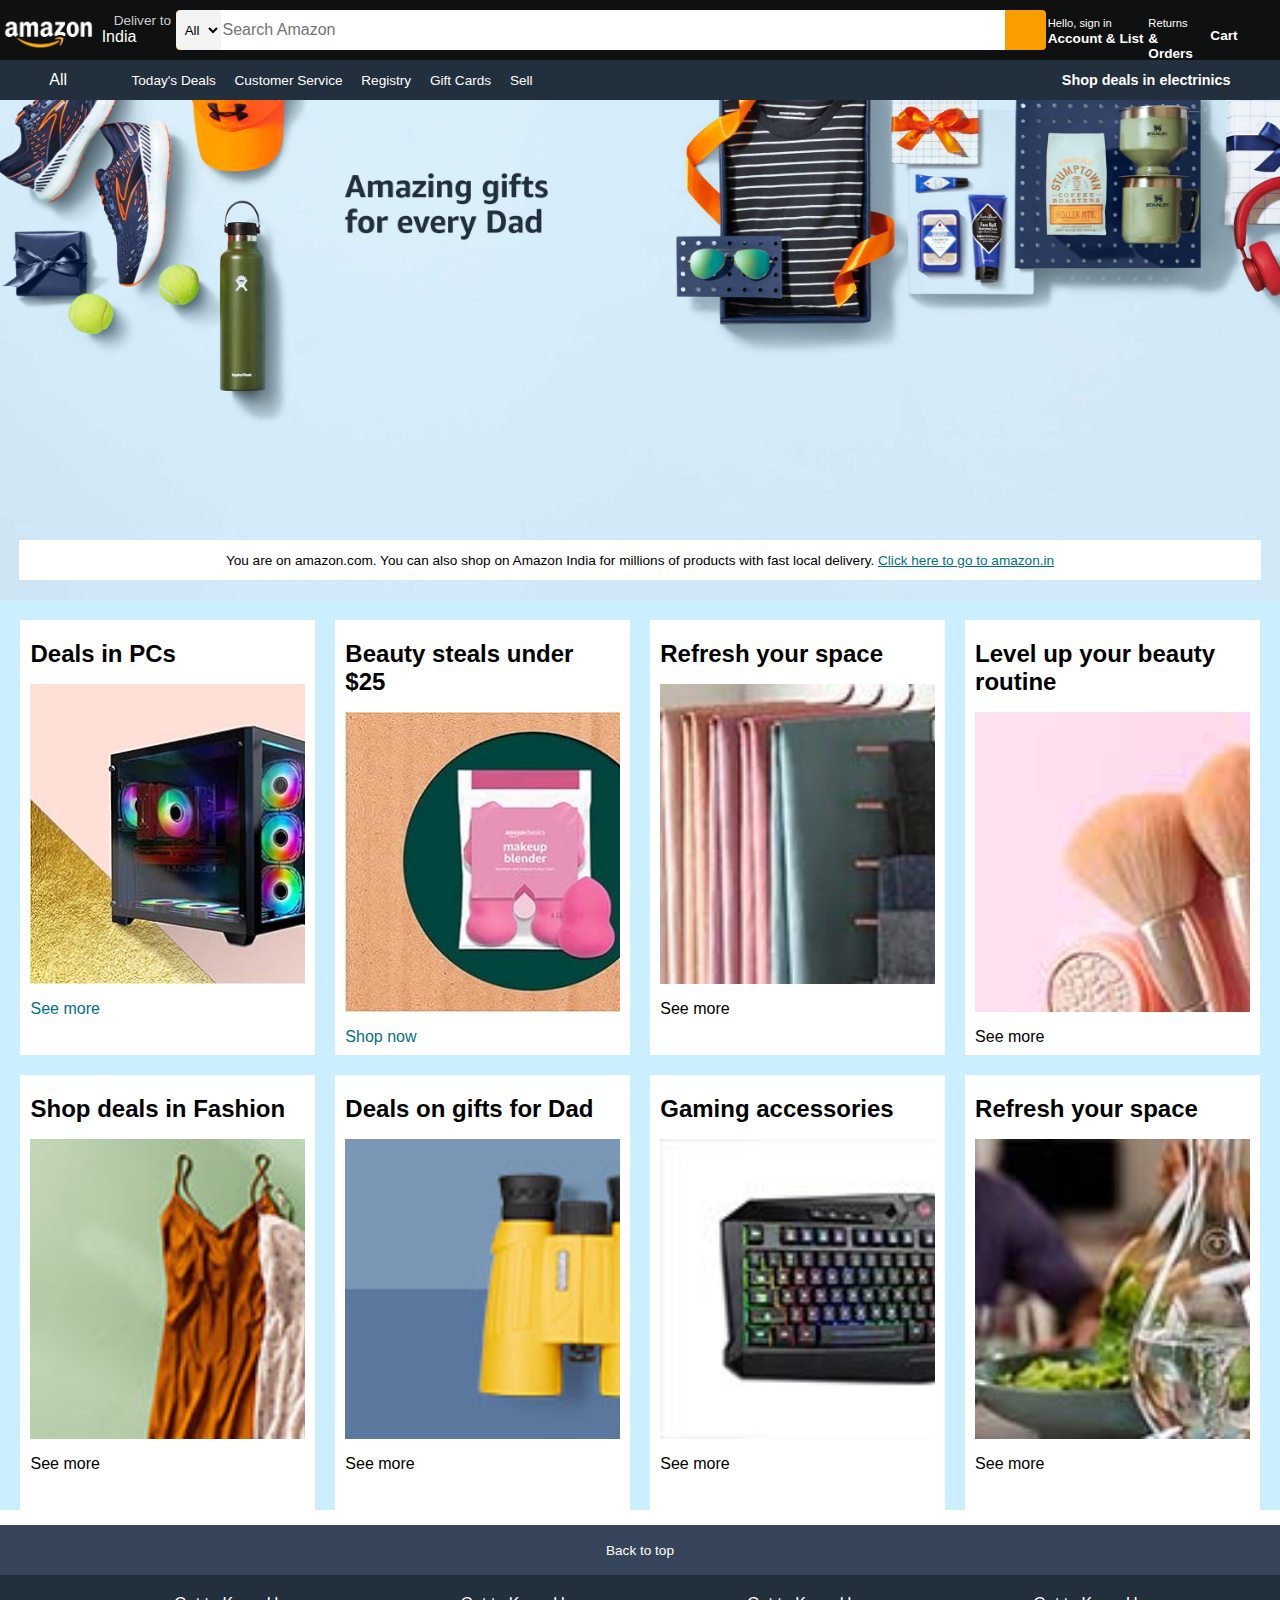
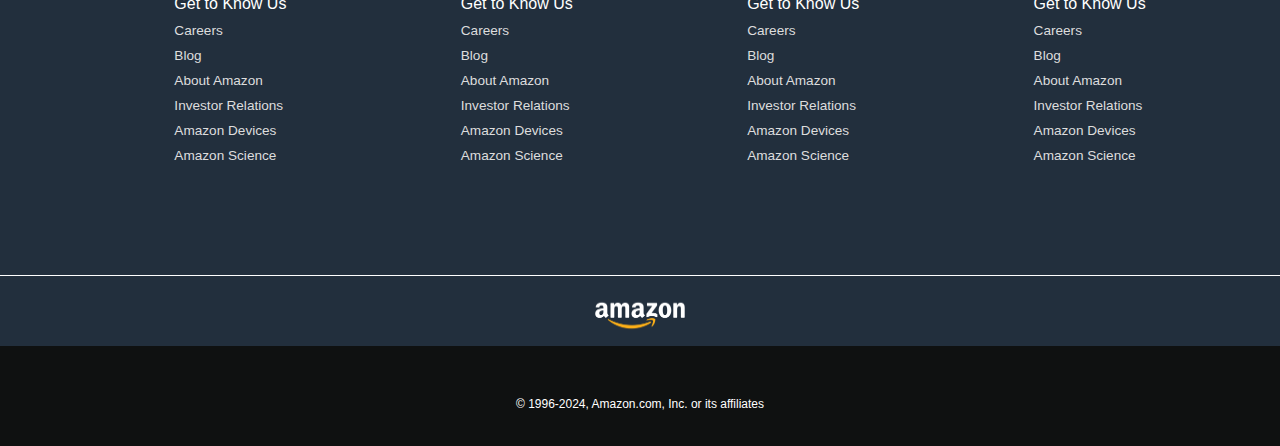
<file: AmazonClone/index.html>
<!DOCTYPE html>
<html lang="en">

<head>
    <meta charset="UTF-8">
    <meta name="viewport" content="width=device-width, initial-scale=1.0">
    <title>Amazon.in</title>
    <link rel="icon" href="images/pngegg.png">
    <link rel="stylesheet" href="https://cdnjs.cloudflare.com/ajax/libs/font-awesome/6.5.2/css/all.min.css"
        integrity="sha512-SnH5WK+bZxgPHs44uWIX+LLJAJ9/2PkPKZ5QiAj6Ta86w+fsb2TkcmfRyVX3pBnMFcV7oQPJkl9QevSCWr3W6A=="
        crossorigin="anonymous" referrerpolicy="no-referrer" />
    <link rel="stylesheet" href="style.css">
</head>

<body>
    <header>
        <div class="navbar">
            <div class="navlogo">
                <img src="images/amazon logo.png" alt="amazon logo" class="logo">
            </div>
            <!-- box2 -->
            <div class="navaddress logo">
                <p class="addfirst">Deliver to</p>
                <div class="addicon">
                    <i class="fa-solid fa-location-dot"></i>
                    <p class="addsec">India</p>
                </div>
            </div>
            <!-- box2 end -->

            <!-- box3 -->

            <div class="navsearch">
                <select class="searchselect">
                    <option>All</option>
                </select>
                <input placeholder="Search Amazon" class="searchinput">
                <div class="searchicon">
                    <i class="fa-solid fa-magnifying-glass"></i>
                </div>
            </div>

            <!-- box3 end -->

            <!-- box4 -->

            <div class="navsingin logo">
                <p><span>Hello, sign in</span></p>
                <p class="navsecond">Account & List</p>
            </div>

            <!-- box4 end -->

            <!-- box5 -->

            <div class="navreturn logo">
                <p><span>Returns</span></p>
                <p class="navsecond">& Orders</p>
            </div>

            <!-- box5 end  -->

            <!-- box6 -->
            <div class="navcart logo">
                <i class="fa-solid fa-cart-shopping"></i>
                Cart
            </div>

            <!-- box6 end  -->

        </div>

        <div class="panel">
            <div class="panelall">
                <i class="fa-solid fa-bars"></i>
                All
            </div>
            <div class="panelops">
                <p>Today's Deals</p>
                <p>Customer Service</p>
                <p>Registry</p>
                <p>Gift Cards</p>
                <p>Sell</p>
            </div>
            <div class="paneldeals">
                Shop deals in electrinics
            </div>
        </div>
    </header>

    <div class="herosection">
        <div class="heromsg">
            <p>You are on amazon.com. You can also shop on Amazon India for millions of products with fast local
                delivery.
                <a href="https://www.amazon.in">Click here to go to amazon.in</a>
            </p>
        </div>
    </div>
    <div class="shopsection">
        <div class="box1 box">
            <div class="boxcontant">
                <h2>Deals in PCs</h2>
                <div class="boximg" style="background-image: url('images/box1.jpg');"></div>
                <a
                    href="https://www.amazon.com/s?k=pc+gaming&crid=W3MOAW26QV4D&sprefix=pc%2Caps%2C10440&ref=nb_sb_ss_ts-doa-p_1_2">See
                    more
                </a>
            </div>
        </div>
        <div class="box2 box">
            <div class="boxcontant">
                <h2>Beauty steals under $25</h2>
                <div class="boximg" style="background-image: url('images/box2.jpg');"></div>
                <a href="https://shorturl.at/KZqtH">Shop now</a>
            </div>
        </div>
        <div class="box3 box">
            <div class="boxcontant">
                <h2>Refresh your space</h2>
                <div class="boximg" style="background-image: url('images/box3.jpg');"></div>
                <p>See more</p>
            </div>
        </div>
        <div class="box4 box">
            <div class="boxcontant">
                <h2>Level up your beauty routine</h2>
                <div class="boximg" style="background-image: url('images/box8.jpg');"></div>
                <p>See more</p>
            </div>
        </div>
        <div class="box1 box">
            <div class="boxcontant">
                <h2>Shop deals in Fashion</h2>
                <div class="boximg" style="background-image: url('images/box4.jpg');"></div>
                <p>See more</p>
            </div>
        </div>
        <div class="box2 box">
            <div class="boxcontant">
                <h2>Deals on gifts for Dad</h2>
                <div class="boximg" style="background-image: url('images/box5.jpg');"></div>
                <p>See more</p>
            </div>
        </div>
        <div class="box3 box">
            <div class="boxcontant">
                <h2>Gaming accessories</h2>
                <div class="boximg" style="background-image: url('images/box6.jpg');"></div>
                <p>See more</p>
            </div>
        </div>
        <div class="box4 box">
            <div class="boxcontant">
                <h2>Refresh your space</h2>
                <div class="boximg" style="background-image: url('images/box7.jpg');"></div>
                <p>See more</p>
            </div>
        </div>
    </div>
    <footer>
        <div class="footpanel1">
            <a href="#">Back to top</a>
        </div>
        <div class="footpanel2">
            <ul>
                <p>Get to Know Us</p>
                <a href="">Careers</a>
                <a href="">Blog</a>
                <a href="">About Amazon</a>
                <a href="">Investor Relations</a>
                <a href="">Amazon Devices</a>
                <a href="">Amazon Science</a>
            </ul>
            <ul>
                <p>Get to Know Us</p>
                <a href="">Careers</a>
                <a href="">Blog</a>
                <a href="">About Amazon</a>
                <a href="">Investor Relations</a>
                <a href="">Amazon Devices</a>
                <a href="">Amazon Science</a>
            </ul>
            <ul>
                <p>Get to Know Us</p>
                <a href="">Careers</a>
                <a href="">Blog</a>
                <a href="">About Amazon</a>
                <a href="">Investor Relations</a>
                <a href="">Amazon Devices</a>
                <a href="">Amazon Science</a>
            </ul>
            <ul>
                <p>Get to Know Us</p>
                <a href="">Careers</a>
                <a href="">Blog</a>
                <a href="">About Amazon</a>
                <a href="">Investor Relations</a>
                <a href="">Amazon Devices</a>
                <a href="">Amazon Science</a>
            </ul>
        </div>

        <div class="footpanel3">
            <div class="navlogo">
                <img src="images/amazon logo.png" alt="amazon logo" class="logo">
            </div>
        </div>
        <div class="footpanel4">
            <div class="copyright">© 1996-2024, Amazon.com, Inc. or its affiliates</div>
        </div>
    </footer>

</body>

</html>
</file>
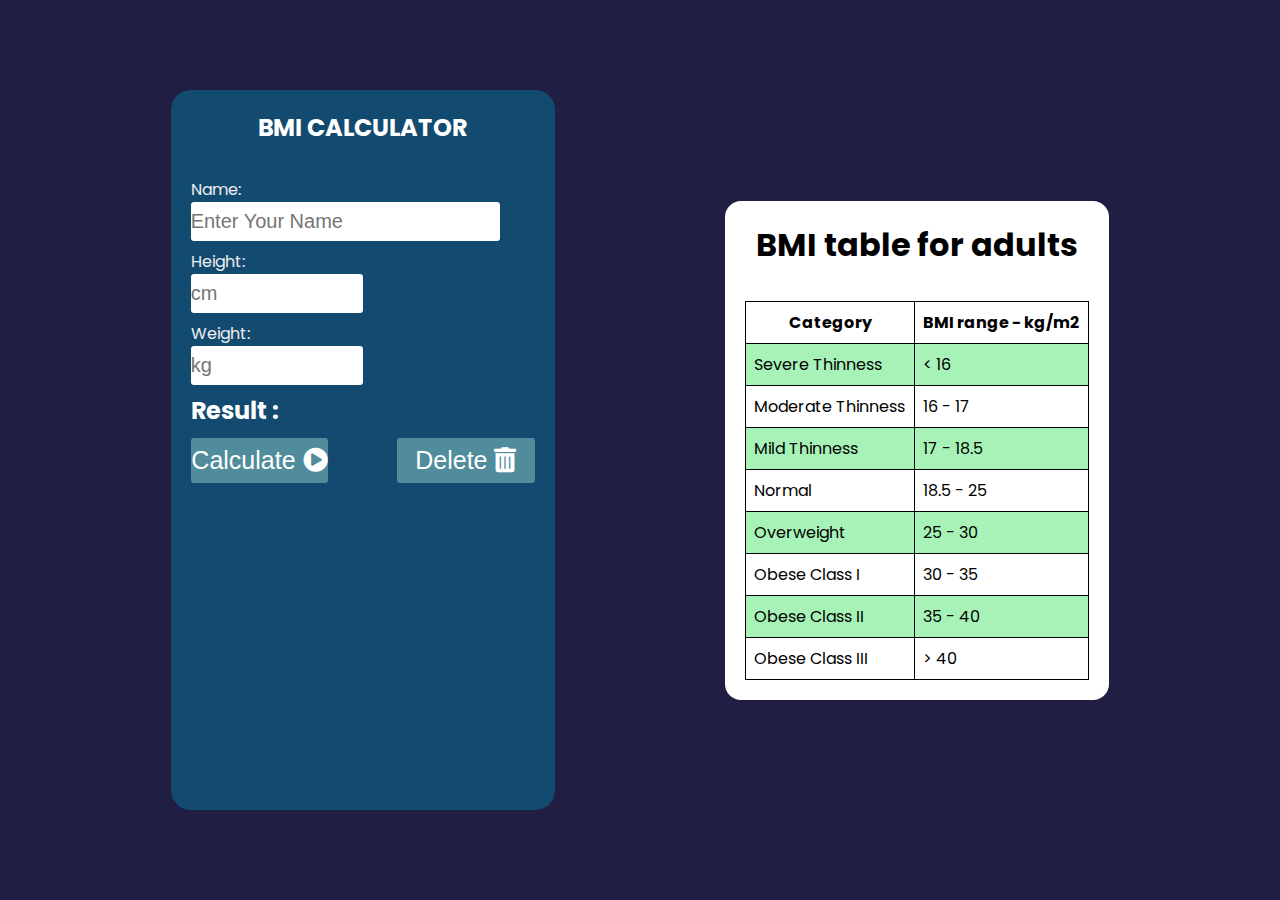
<file: BMI-Calculator/index.html>
<!DOCTYPE html>
<html lang="en">
<head>
  <meta charset="UTF-8">
  <meta http-equiv="X-UA-Compatible" content="IE=edge">
  <meta name="viewport" content="width=device-width, initial-scale=1.0">
  <link rel="stylesheet" href="bmi.css">
  <title>BMI Calculator</title>
	<link href="https://fonts.googleapis.com/css2?family=Poppins:ital@0;1&display=swap" rel="stylesheet">
	<link rel="stylesheet" type="text/css" href="https://cdnjs.cloudflare.com/ajax/libs/font-awesome/5.15.3/css/all.min.css">
</head>
<body>
  <main>
    <section class="box">
      <h2 class="h2">BMI CALCULATOR</h2>
      <div class="input">
        <form>
          <span class="color">Name: </span>
          <input class="inputname"type="text" placeholder="Enter Your Name" id="name">
          <span class="color">Height: </span>
          <input type="number" placeholder="cm" id="height">
          <span class="color">Weight: </span>
          <input type="number" placeholder="kg" id="weight">
          <div id="result">
            <h2>Result :</h2>
          </div>
          <div class="button">
            <button type="text"  onclick="bmi()" id="result">Calculate <i class="fas fa-play-circle"></i></button>
            <button type="text" onclick="remove()" id="remove">Delete <i class="fas fa-trash-alt"></i></button>
          </div>
        </form>
      </div>
    </section>
    <section class="notes">
      <h1>BMI table for adults</h1>
      <table style="width:100%">
        <tr>
          <th>Category</th>
          <th>BMI range - kg/m2</th> 
        </tr>
        <tr>
          <td>Severe Thinness</td>
          <td> < 16</td>
        </tr>
        <tr>
          <td>Moderate Thinness</td>
          <td>16 - 17</td>
        </tr>
        <tr>
          <td>Mild Thinness</td>
          <td>17 - 18.5</td>
        </tr>
        <tr>
          <td>Normal</td>
          <td>18.5 - 25</td>
        </tr>
        <tr>
          <td>Overweight</td>
          <td>25 - 30</td>
        </tr>
        <tr>
          <td>Obese Class I</td>
          <td>30 - 35</td>
        </tr>
        <tr>
          <td>Obese Class II</td>
          <td>35 - 40</td>
        </tr>
        <tr>
          <td>Obese Class III</td>
          <td>> 40</td>
        </tr> 
      </table>
    </section>
  </main>
  <script src="bmi.js"></script>
	<script src="https://cdn.jsdelivr.net/npm/bootstrap@5.0.2/dist/js/bootstrap.bundle.min.js" integrity="sha384-MrcW6ZMFYlzcLA8Nl+NtUVF0sA7MsXsP1UyJoMp4YLEuNSfAP+JcXn/tWtIaxVXM" crossorigin="anonymous"></script>
	<script src="https://cdn.jsdelivr.net/npm/@popperjs/core@2.9.2/dist/umd/popper.min.js" integrity="sha384-IQsoLXl5PILFhosVNubq5LC7Qb9DXgDA9i+tQ8Zj3iwWAwPtgFTxbJ8NT4GN1R8p" crossorigin="anonymous"></script>
	<script src="https://cdn.jsdel	ivr.net/npm/bootstrap@5.0.2/dist/js/bootstrap.min.js" integrity="sha384-cVKIPhGWiC2Al4u+LWgxfKTRIcfu0JTxR+EQDz/bgldoEyl4H0zUF0QKbrJ0EcQF" crossorigin="anonymous"></script>
</body>
</html>
</file>
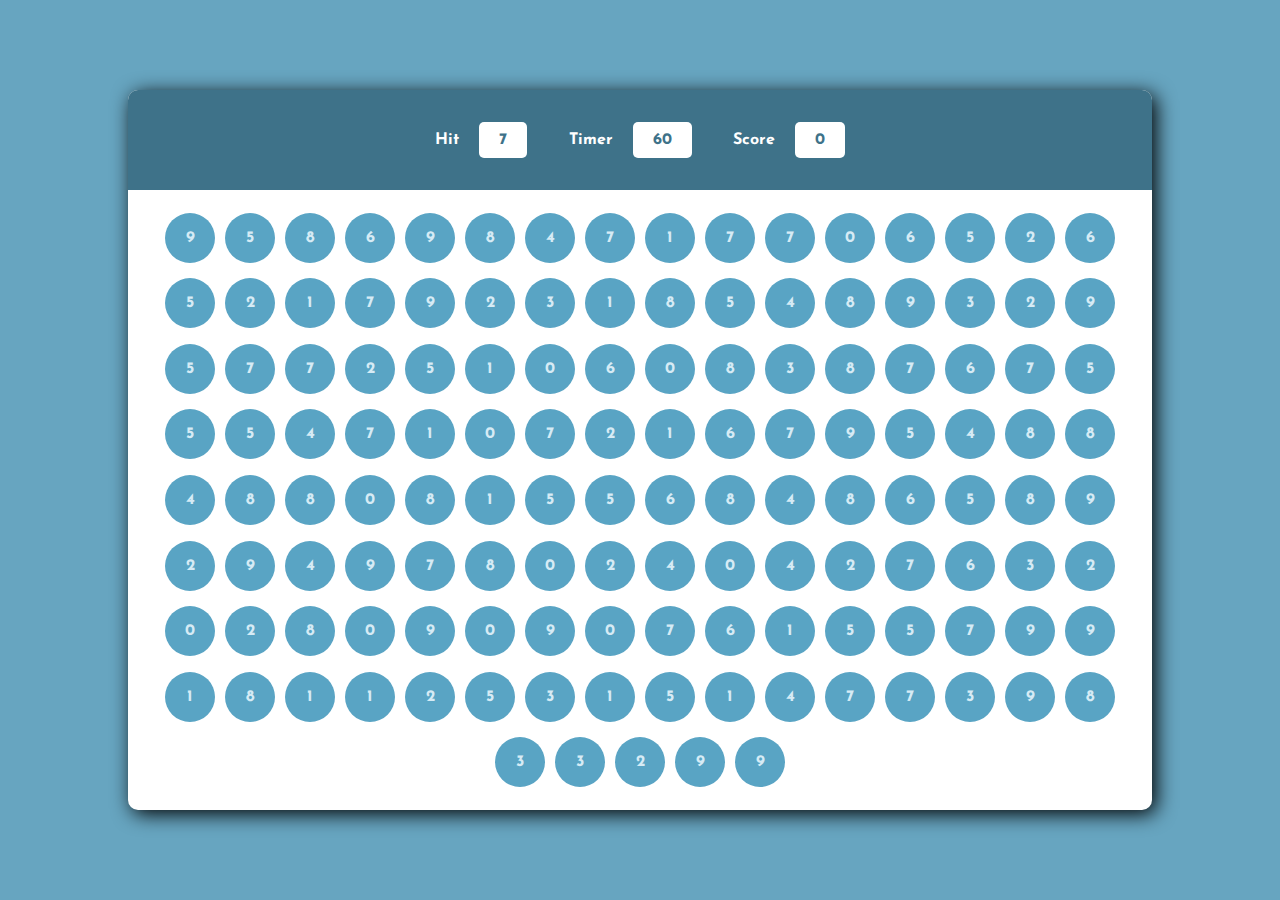
<file: bubble/index.html>
<!DOCTYPE html>
<html lang="en">
<head>
    <meta charset="UTF-8">
    <meta name="viewport" content="width=device-width, initial-scale=1.0">
    <title>babble</title>
    <link rel="preconnect" href="https://fonts.googleapis.com">
<link rel="preconnect" href="https://fonts.gstatic.com" crossorigin>
<link href="https://fonts.googleapis.com/css2?family=Josefin+Sans:ital,wght@0,100..700;1,100..700&family=Playwrite+AU+TAS:wght@100..400&display=swap" rel="stylesheet">
    <link rel="stylesheet" href="style.css">
</head>
<body>
    <div id="main">
        <div id="panel">
            <div id="ptop">
                <div class="elem">
                    <h4>Hit</h4>
                    <div id = "hitval" class="box">5</div>
                </div>
                <div class="elem">
                    <h4>Timer</h4>
                    <div id= "timerval" class="box">60</div>
                </div>
                <div class="elem">
                    <h4>Score</h4>
                    <div id="scoreval" class="box">0</div>
                </div>
            </div>
            <div id="pbtm">
            </div>
        </div>
    </div>
    <script src="script.js"></script>
</body>
</html>
</file>
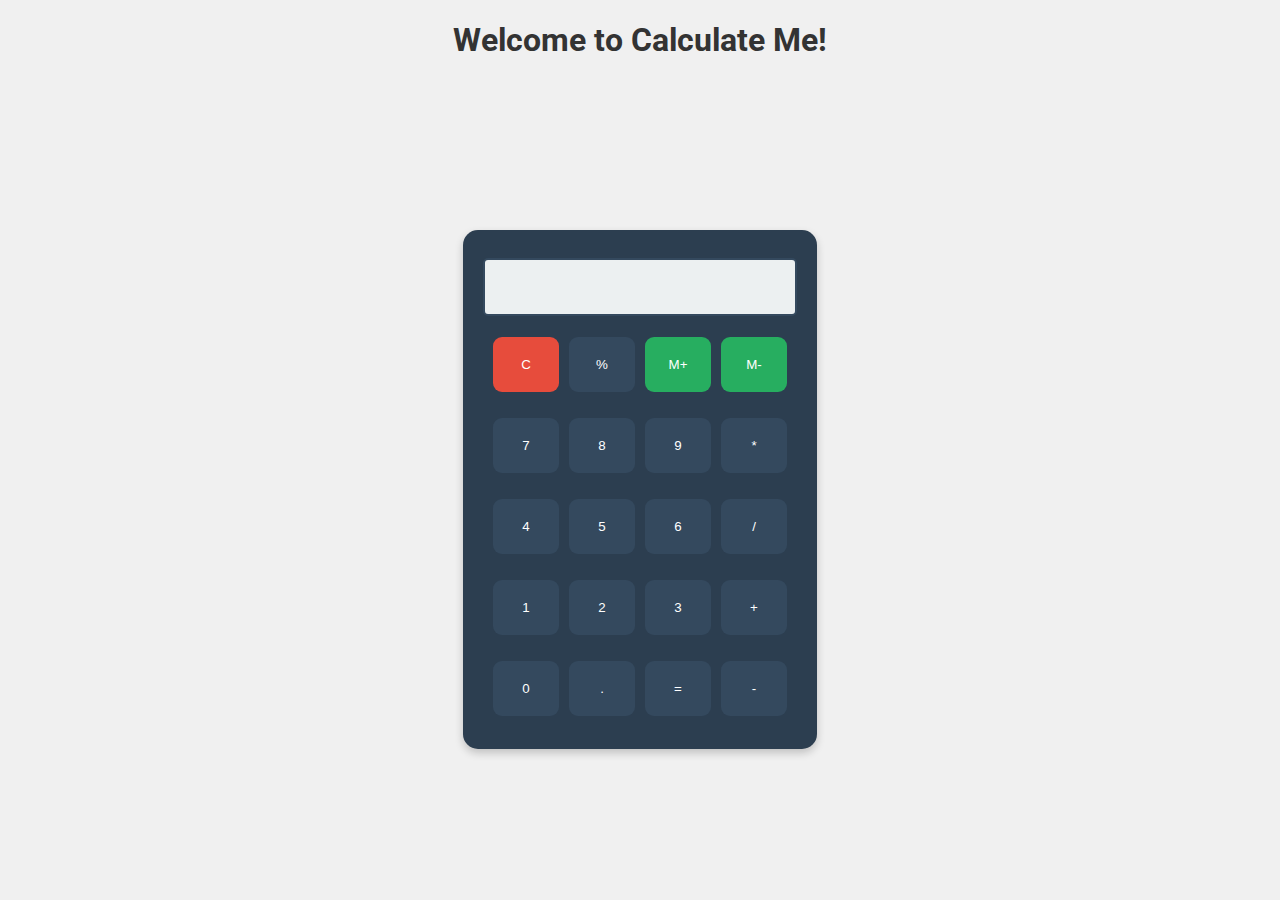
<file: calculator/index.html>
<!DOCTYPE html>
<html lang="en">
<head>
  <meta charset="UTF-8">
  <meta name="viewport" content="width=device-width, initial-scale=1.0">
  <title>Calculator</title>
  <link href="style.css" rel="stylesheet" type="text/css">
  <link href="utils.css" rel="stylesheet" type="text/css">
</head>
<body>
  <h1 class="text-center">Welcome to Calculate Me!</h1>
  <div class="container flex flex-col items-center mx-auto max-w-20">
    <div class="row">
      <input class="input" type="text" readonly/>
    </div>
    <div class="row">
      <button class="button button-clear">C</button>
      <button class="button">%</button>
      <button class="button button-memory">M+</button>
      <button class="button button-memory">M-</button>
    </div>
    <div class="row">
      <button class="button">7</button>
      <button class="button">8</button>
      <button class="button">9</button>
      <button class="button">*</button>
    </div>
    <div class="row">
      <button class="button">4</button>
      <button class="button">5</button>
      <button class="button">6</button>
      <button class="button">/</button>
    </div>
    <div class="row">
      <button class="button">1</button>
      <button class="button">2</button>
      <button class="button">3</button>
      <button class="button">+</button>
    </div>
    <div class="row">
      <button class="button">0</button>
      <button class="button">.</button>
      <button class="button">=</button>
      <button class="button">-</button>
    </div>
  </div>
  <script src="script.js"></script>
</body>
</html>
</file>
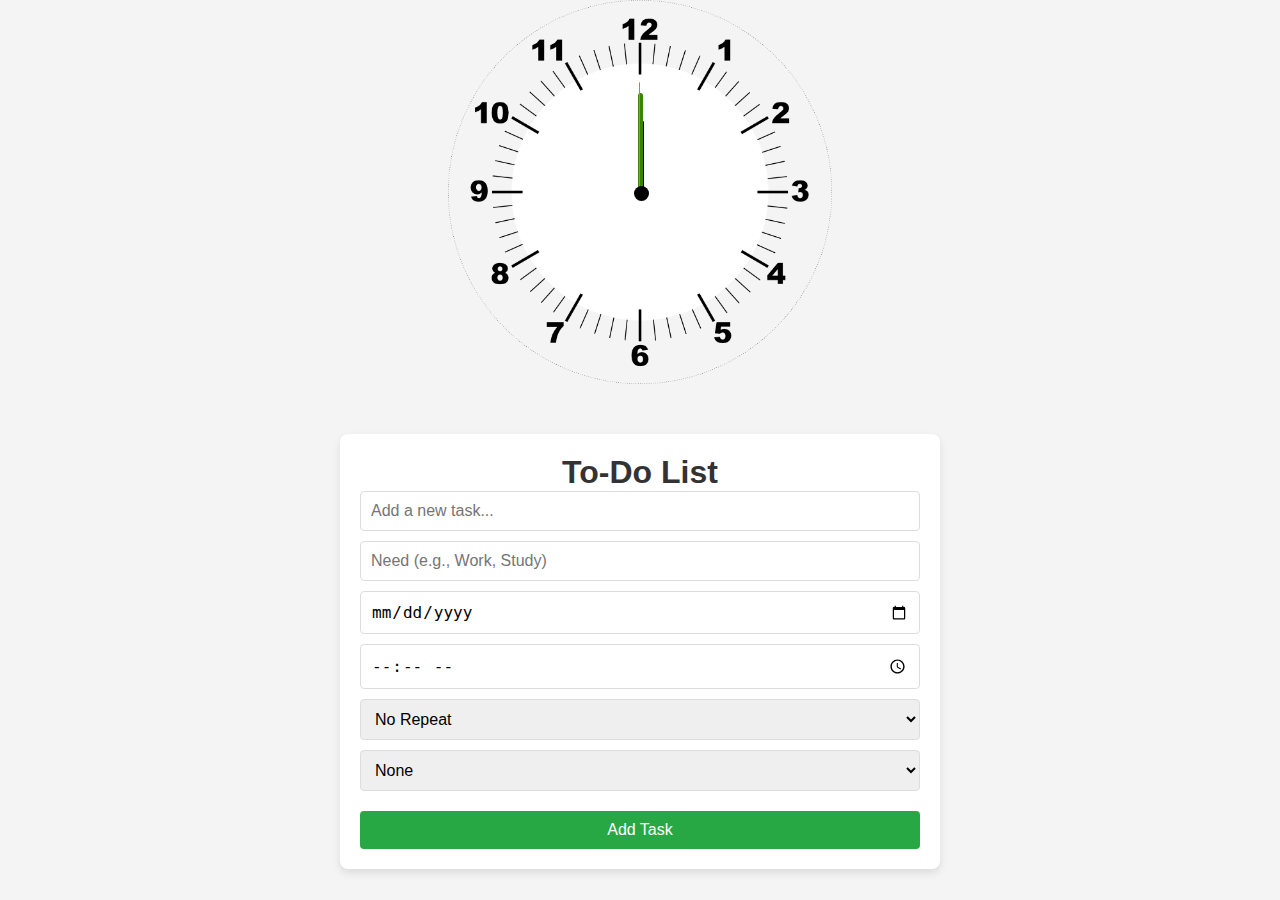
<file: clock/index.html>
<!DOCTYPE html>
<html lang="en">
<head>
    <meta charset="UTF-8">
    <meta name="viewport" content="width=device-width, initial-scale=1.0">
    <title>Clock/To-Do List</title>
    <link rel="stylesheet" href="style.css">
    <link rel="stylesheet" href="style1.css">
    <link rel="icon" href="clock.png">
</head>
<body>
    <div id="clockcontainer">
        <div id="hour"></div>
        <div id="minute"></div>
        <div id="second"></div>
        <div id="dot"></div>
    </div>

    <div class="container">
        <h1>To-Do List</h1>
        <div class="input-section">
            <input type="text" id="taskInput" placeholder="Add a new task...">
            <input type="text" id="needInput" placeholder="Need (e.g., Work, Study)">
            <input type="date" id="dueDateInput">
            <input type="time" id="startTimeInput">
            <select id="repeatSelect">
                <option value="">No Repeat</option>
                <option value="daily">Daily</option>
                <option value="weekly">Weekly</option>
                <option value="monthly">Monthly</option>
            </select>
            <select id="importanceSelect">
                <option value="white">None</option>
                <option value="red">High</option>
                <option value="yellow">Medium</option>
                <option value="blue">Low</option>
            </select>
            <button id="addButton">Add Task</button>
        </div>
        <ul id="taskList"></ul>
    </div>

    <!-- Edit Task Modal -->
    <div id="editModal" class="modal">
        <div class="modal-content">
            <span class="close">&times;</span>
            <h2>Edit Task</h2>
            <form id="editForm">
                <input type="text" id="editTaskInput" required>
                <input type="text" id="editNeedInput" required>
                <input type="date" id="editDueDateInput">
                <input type="time" id="editStartTimeInput">
                <select id="editRepeatSelect">
                    <option value="">No Repeat</option>
                    <option value="daily">Daily</option>
                    <option value="weekly">Weekly</option>
                    <option value="monthly">Monthly</option>
                </select>
                <select id="editImportanceSelect">
                    <option value="white">None</option>
                    <option value="red">High</option>
                    <option value="yellow">Medium</option>
                    <option value="blue">Low</option>
                </select>
                <input type="hidden" id="editTaskIndex">
                <button type="submit">Save Changes</button>
            </form>
        </div>
    </div>

<!-- Confirmation Modal -->
<div id="confirmModal" class="modal">
    <div class="modal-content">
        <span class="close-confirm">&times;</span>
        <h2>Confirm Delete</h2>
        <p>Are you sure you want to delete this task?</p>
        <button id="confirmDelete">Yes, Delete</button>
        <button id="cancelDelete">Cancel</button>
    </div>
</div>


    <script src="script1.js"></script>

    <script src="script.js"></script>
</body>
</html>
</file>
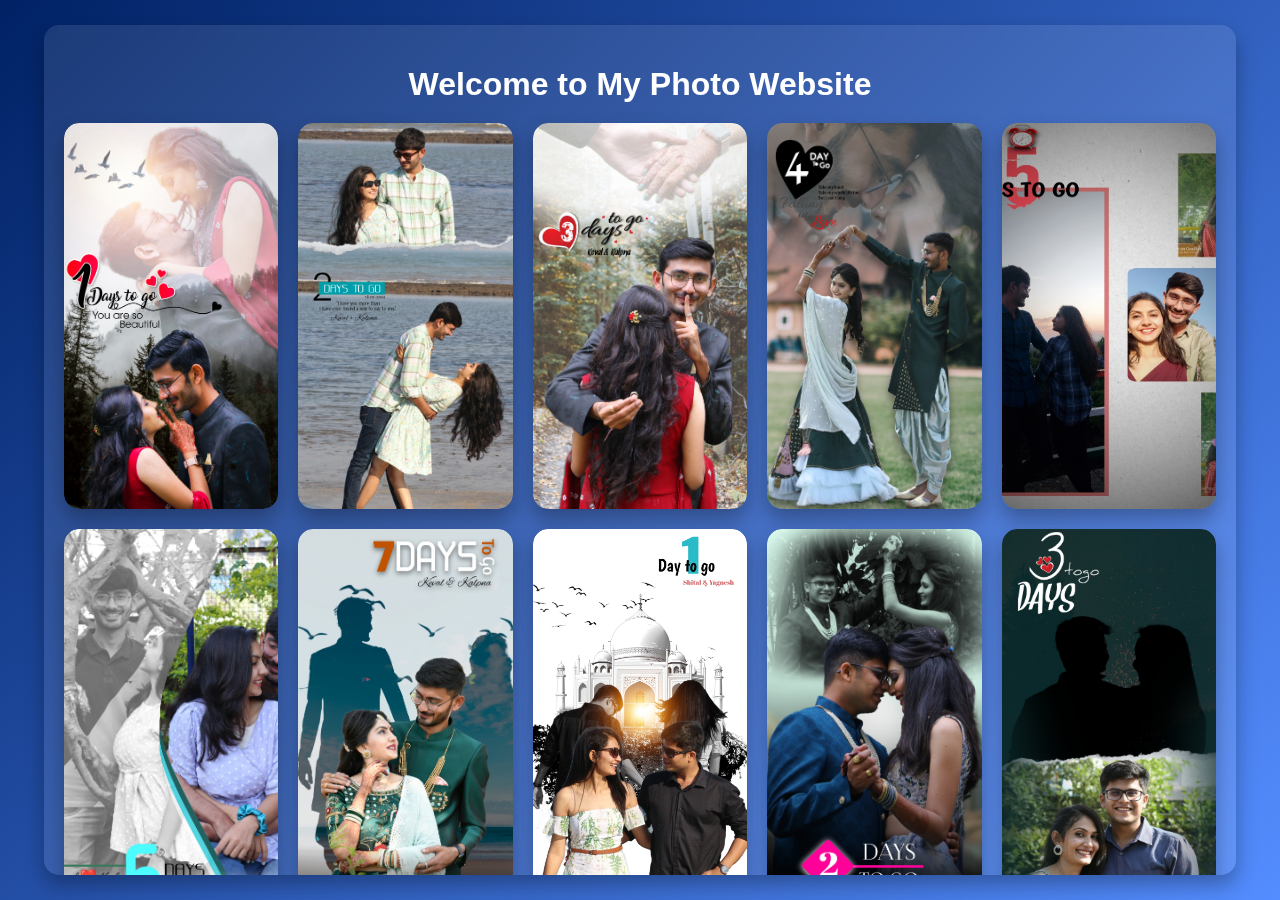
<file: photoedit/index.html>
<!DOCTYPE html>
<html lang="en">
<head>
    <meta charset="UTF-8">
    <meta name="viewport" content="width=device-width, initial-scale=1.0">
    <title>Photo Website</title>
    <link rel="stylesheet" href="styles.css">
</head>
<body>
    <div class="container">
        <h1>Welcome to My Photo Website</h1>
        <div class="photo-gallery">
            <div class="photo">
                <img src="images/kevalbhai pre-wedding photos/1.jpg" alt="Photo 1">
            </div>
            <div class="photo">
                <img src="images/kevalbhai pre-wedding photos/2.png" alt="Photo 2">
            </div>
            <div class="photo">
                <img src="images/kevalbhai pre-wedding photos/3.jpg" alt="Photo 3">
            </div>
            <div class="photo">
                <img src="images/kevalbhai pre-wedding photos/4.jpg" alt="Photo 3">
            </div>
            <div class="photo">
                <img src="images/kevalbhai pre-wedding photos/5.jpg" alt="Photo 3">
            </div>
            <div class="photo">
                <img src="images/kevalbhai pre-wedding photos/6.jpg" alt="Photo 3">
            </div>
            <div class="photo">
                <img src="images/kevalbhai pre-wedding photos/7.jpg" alt="Photo 3">
            </div>
            <div class="photo">
                <img src="images/shital pre wedding/1.jpg" alt="Photo 3">
            </div>
            <div class="photo">
                <img src="images/shital pre wedding/2.jpg" alt="Photo 3">
            </div>
            <div class="photo">
                <img src="images/shital pre wedding/3.jpg" alt="Photo 3">
            </div>
            <div class="photo">
                <img src="images/shital pre wedding/4.jpg" alt="Photo 3">
            </div>
            <div class="photo">
                <img src="images/shital pre wedding/5.jpg" alt="Photo 3">
            </div>
            <div class="photo">
                <img src="images/shital pre wedding/6.jpg" alt="Photo 3">
            </div>
            <div class="photo">
                <img src="images/shital pre wedding/7.jpg" alt="Photo 3">
            </div>
            <div class="photo">
                <img src="images/shital pre wedding/8.png" alt="Photo 3">
            </div>
            <!-- Add more photos as needed -->
        </div>
    </div>
</body>
</html>
</file>
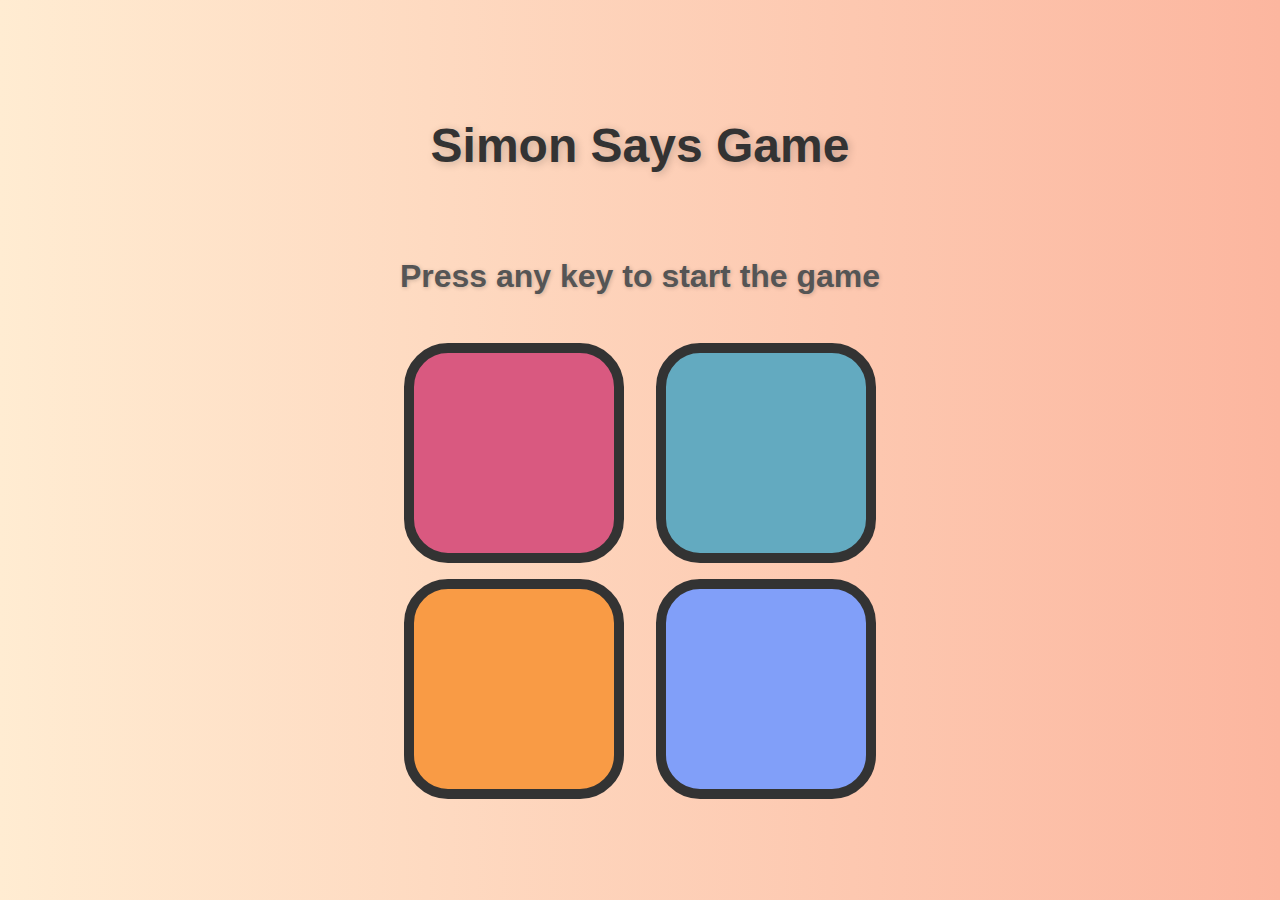
<file: simon/index.html>
<!DOCTYPE html>
<html lang="en">

<head>
    <meta charset="UTF-8">
    <meta name="viewport" content="width=device-width, initial-scale=1.0">
    <title>SIMON</title>
    <link rel="stylesheet" href="style.css">
    <link rel="icon" href="simon_icon-1.png">
</head>

<body>
    <h1>Simon Says Game</h1>
    <h4></h4>
    <h2>Press any key to start the game</h2>

    <div class="btn-container">
        <div class="line-one">
            <div class="btn red" type="button" id="red"></div>
            <div class="btn yellow" type="button" id="yellow"></div>
        </div>
        <div class="line-two">
            <div class="btn green" type="button" id="green"></div>
            <div class="btn purple" type="button" id="purple"></div>
        </div>

    </div>




    <script src="script.js"></script>
</body>

</html>
</file>
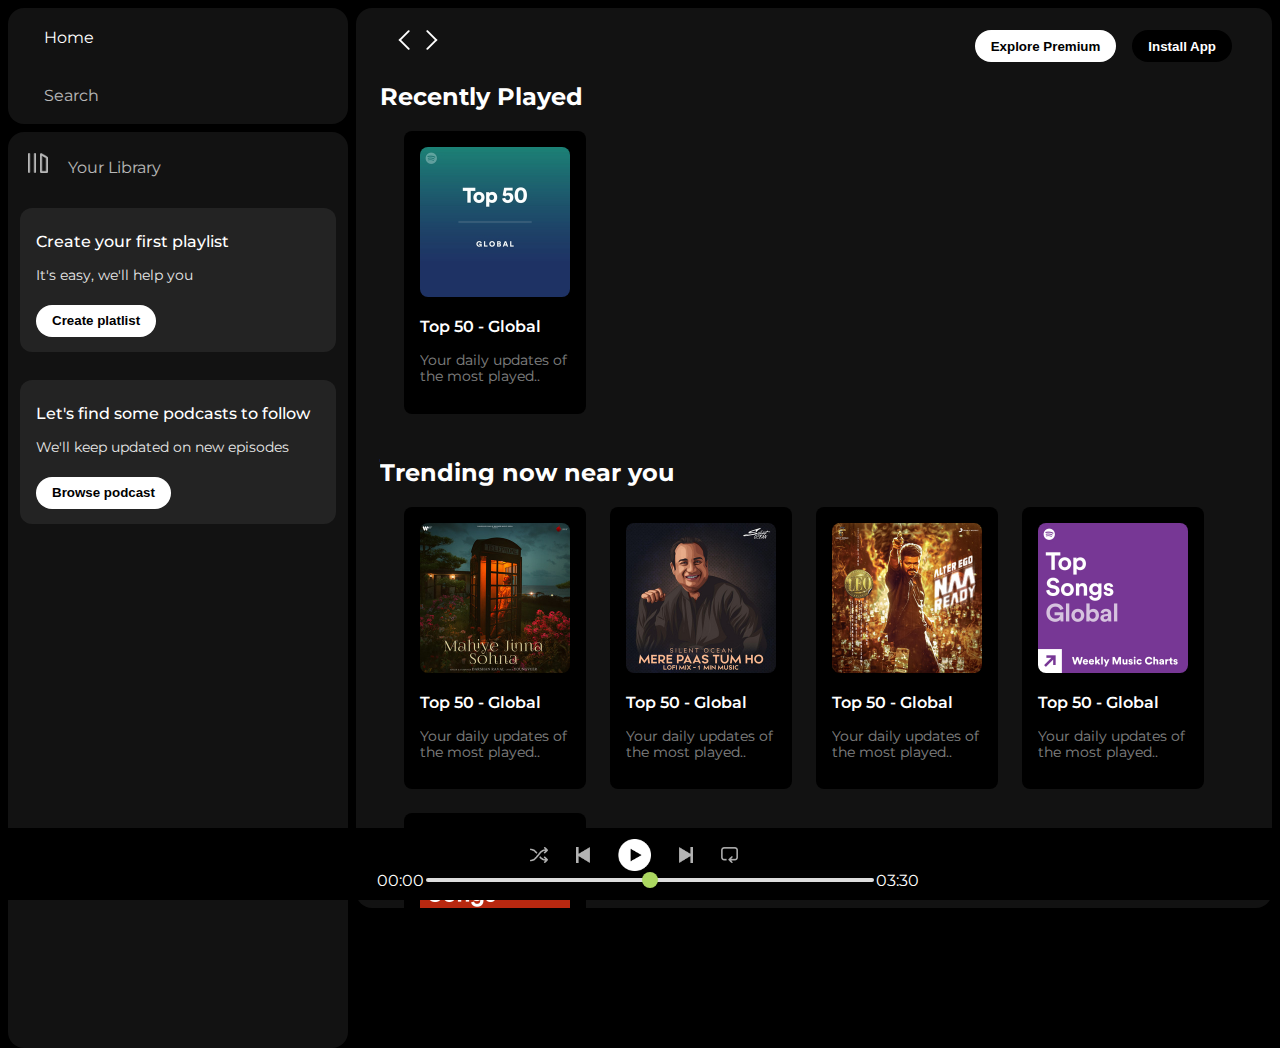
<file: Project(CSS)/project(CSS).html>
<!DOCTYPE html>
<html lang="en">

<head>
    <meta charset="UTF-8">
    <meta name="viewport" content="width=device-width, initial-scale=1.0">
    <title>Spotify - Web Player: Music for everyone</title>
    <link rel="stylesheet" href="https://cdnjs.cloudflare.com/ajax/libs/font-awesome/6.5.2/css/all.min.css"
        integrity="sha512-SnH5WK+bZxgPHs44uWIX+LLJAJ9/2PkPKZ5QiAj6Ta86w+fsb2TkcmfRyVX3pBnMFcV7oQPJkl9QevSCWr3W6A=="
        crossorigin="anonymous" referrerpolicy="no-referrer" />
    <link rel="preconnect" href="https://fonts.googleapis.com">
    <link rel="preconnect" href="https://fonts.gstatic.com" crossorigin>
    <link href="https://fonts.googleapis.com/css2?family=Montserrat:wght@300;400;500;600;700&display=swap"
        rel="stylesheet">
    <link rel="icon" href="assets/logo.png">
    <link rel="stylesheet" href="project(CSS).css">
</head>

<body>
    <div class="main">
        <div class="sidebar">
            <div class="nav">
                <div class="nav-option" style="opacity: 1;">
                    <i class="fa-solid fa-house"></i>
                    <a href="#">Home</a>
                </div>
                <div class="nav-option">
                    <i class="fa-solid fa-magnifying-glass"></i>
                    <a href="#">Search</a>
                </div>
            </div>
            <div class="library">
                <div class="options">
                    <div class="lib-option nav-option">
                        <img src="assets/library_icon.png" alt="">
                        <a href="#">Your Library</a>
                    </div>
                    <div class="icons">
                        <i class="fa-solid fa-plus"></i>
                        <i class="fa-solid fa-arrow-right"></i>
                    </div>
                </div>
                <div class="lib-box">
                    <div class="box">
                        <p class="box-p1">Create your first playlist</p>
                        <p class="box-p2">It's easy, we'll help you</p>
                        <button class="badge">Create platlist</button>
                    </div>
                    <div class="box">
                        <p class="box-p1">Let's find some podcasts to follow</p>
                        <p class="box-p2">We'll keep updated on new episodes</p>
                        <button class="badge">Browse podcast</button>
                    </div>
                </div>
            </div>
        </div>
        <div class="main-content">
            <div class="sticky-nav">
                <div class="sticky-nav-icons">
                    <img src="assets/backward_icon.png" alt="">
                    <img src="assets/forward_icon.png" class="hide">
                </div>
                <div class="sticky-nav-option">
                    <button class="badge nav-item hide">Explore Premium</button>
                    <button class="badge nav-item dark-badge"> <i class="fa-regular fa-circle-down"></i> Install App</button>
                    <i class="fa-regular fa-user nav-item"></i>
                </div>

            </div>


            <h2>Recently Played</h2>
            <div class="cards-container">
                <div class="card">
                    <img src="assets/card1img.jpeg" alt="" class="card-img">
                    <p class="card-title">Top 50 - Global</p>
                    <p class="card-info">Your daily updates of the most played..</p>
                </div>
            </div>

            <h2>Trending now near you</h2>
            <div class="cards-container">
                <div class="card">
                    <img src="assets/card2img.jpeg" alt="" class="card-img">
                    <p class="card-title">Top 50 - Global</p>
                    <p class="card-info">Your daily updates of the most played..</p>
                </div>
                <div class="card">
                    <img src="assets/card3img.jpeg" alt="" class="card-img">
                    <p class="card-title">Top 50 - Global</p>
                    <p class="card-info">Your daily updates of the most played..</p>
                </div>
                <div class="card">
                    <img src="assets/card4img.jpeg" alt="" class="card-img">
                    <p class="card-title">Top 50 - Global</p>
                    <p class="card-info">Your daily updates of the most played..</p>
                </div>
                <div class="card">
                    <img src="assets/card5img.jpeg" alt="" class="card-img">
                    <p class="card-title">Top 50 - Global</p>
                    <p class="card-info">Your daily updates of the most played..</p>
                </div>
                <div class="card">
                    <img src="assets/card6img.jpeg" alt="" class="card-img">
                    <p class="card-title">Top 50 - Global</p>
                    <p class="card-info">Your daily updates of the most played..</p>
                </div>
            </div>

            <h2>Featured Charts</h2>
            <div class="cards-container">
                <div class="card">
                    <img src="assets/card5img.jpeg" alt="" class="card-img">
                    <p class="card-title">Top 50 - Global</p>
                    <p class="card-info">Your daily updates of the most played..</p>
                </div>
                <div class="card">
                    <img src="assets/card6img.jpeg" alt="" class="card-img">
                    <p class="card-title">Top 50 - Global</p>
                    <p class="card-info">Your daily updates of the most played..</p>
                </div>
                <div class="card">
                    <img src="assets/card1img.jpeg" alt="" class="card-img">
                    <p class="card-title">Top 50 - Global</p>
                    <p class="card-info">Your daily updates of the most played..</p>
                </div>
            </div>
            
            <div class="footer">
                <div class="line"></div>
            </div>

        </div>
        <div class="music-player">
            <div class="album"></div>
            <div class="player">
                <div class="player-controls">
                    <img src="assets/player_icon1.png" alt="" class="player-control-icon">
                    <img src="assets/player_icon2.png" alt="" class="player-control-icon">
                    <img src="assets/player_icon3.png" alt="" class="player-control-icon player-control-icon3">
                    <img src="assets/player_icon4.png" alt="" class="player-control-icon">
                    <img src="assets/player_icon5.png" alt="" class="player-control-icon">
                </div>
                <div class="playback-bar">
                    <span class="curr-time">00:00</span>
                    <input type="range" min="0" max="100" class="progress-bar" step="1">
                    <span class="total-time">03:30</span>
                </div>
            </div>
            <div class="controls"></div>
        </div>
    </div>
</body>

</html>
</file>
<file: AmazonClone/style.css>
* {
    margin: 0;
    font-family: Arial;
    border: border-box;
}

.navbar {
    height: 60px;
    background-color: #0f1111;
    color: white;
    display: flex;
    align-items: center;
    justify-content: space-evenly;
}

.navlogo {
    height: 30px;
    width: 100px;
    display: flex;
}

.logo {
    height: 35px;
    width: 100%;
    /* margin-top: 3px;
    padding: 5px; */
}

.logo {
    border: 2px solid transparent;
}

.logo:hover {
    border: 2px solid white;
}

/* box2 */

.navaddress {
    width: 75px;
}

.addfirst {
    color: #cccccc;
    font-size: 0.85em;
    margin-left: 15px;
    width: 60px;
}

.addsec {
    font-size: 1em;
    margin-left: 3px;
}

.addicon {
    display: flex;
    align-items: center;
}

/* box3 */

.navsearch {
    display: flex;
    background-color: rgb(250, 158, 0);
    width: 900px;
    height: 40px;
    border-radius: 4px;
    justify-content: space-evenly;
}

.navsearch:hover {
    border: 2px solid orange;
}

.searchselect {
    background-color: #f3f3f3;
    width: 50px;
    text-align: center;
    border-top-left-radius: 5px;
    border-bottom-left-radius: 5px;
    border: none;
}

.searchinput {
    width: 100%;
    font-size: 1em;
    border: none;
}

.searchicon {
    width: 45px;
    display: flex;
    justify-content: center;
    align-items: center;
    font-size: 1.2em;
    color: #0f1111;
}

/* box4 */

.navsingin {
    width: 100px;
}

span {
    font-size: 0.7rem;
}

.navsecond {
    font-size: 0.85rem;
    font-weight: 700;
}

/* box5 */

.navreturn {
    width: 60px;
}

/* box6 */

.navcart {
    width: 70px;
    font-size: 0.85rem;
    font-weight: 700;
}

.navcart i {
    font-size: 30px;
}

/* panel */

.panel {
    height: 40px;
    background-color: #222f3d;
    display: flex;
    color: white;
    align-items: center;
    justify-content: space-evenly;
}

.panelops p {
    display: inline;
    margin-left: 15px;
}

.panelops {
    width: 70%;
    font-size: 0.85rem;
}

.paneldeals {
    font-size: 0.9rem;
    font-weight: 700;
}

/* herosection  */

.herosection {
    background-image: url(images/hero_image.jpg);
    background-size: cover;
    height: 500px;
    display: flex;
    justify-content: center;
    align-items: flex-end;
}

.heromsg {
    background-color: white;
    color: black;
    height: 40px;
    display: flex;
    align-items: center;
    justify-content: center;
    font-size: 0.85rem;
    width: 97%;
    margin-bottom: 20px;
}

.heromsg a {
    color: #007185;
}

/* shopsection*/

.shopsection {
    display: flex;
    flex-wrap: wrap;
    justify-content: space-evenly;
    background-color: #c6eeffea;
}

.box {
    height: 400px;
    /* border: 2px solid black; */
    width: 23%;
    background-color: white;
    padding: 20px 0px 15px;
    margin-top: 20px;
}

/* box */

.boximg {
    height: 300px;
    margin-top: 1rem;
    margin-bottom: 1rem;
    background-size: cover;
}

.boxcontant {
    margin-left: 10px;
    margin-right: 10px;
}

.boxcontant a {
    color: #007185;
    text-decoration: none;
}

/* footer  */

.footpanel1 {
    background-color: #37455a;
    color: white;
    height: 50px;
    display: flex;
    justify-content: center;
    align-items: center;
}

.footpanel1 a {
    color: white;
    text-decoration: none;
    font-size: 0.85rem;
}

footer {
    margin-top: 15px;
}

.footpanel2 a {
    color: #dddddd;
    text-decoration: none;
    display: flex;
    font-size: 0.85rem;
    margin-top: 10px;
}

ul {
    margin-top: 20px;
}

.footpanel2 {
    background-color: #222f3d;
    color: white;
    height: 300px;
    display: flex;
    justify-content: space-evenly;
}

.footpanel3 {
    background-color: #222f3d;
    color: white;
    border-top: 0.5px solid white;
    height: 70px;
    display: flex;
    justify-content: center;
    align-items: center;
}

.footpanel4 a {
    color: white;
    text-decoration: none;
    font-size: 0.85rem;
}

.footpanel4 {
    background-color: #0f1111;
    color: white;
    display: flex;
    justify-content: center;
    align-items: center;
    height: 100px;
}

.copyright {
    padding-top: 15px;
    font-size: 0.75rem;
}
</file>
<file: BMI-Calculator/bmi.css>
@import url('https://fonts.googleapis.com/css2?family=Poppins&display=swap');
* {
  margin: 0;
  padding: 0;
  box-sizing: border-box;
}
body {
  font-family: 'Poppins', sans-serif;
}
main {
  min-height: 100vh;
  display: flex;
  justify-content: space-evenly;
  align-items: center;
  background-color: #201E43;
}
.box {
  min-height: 80vh;
  background-color: #134B70;
  width: 30%;
  border-radius: 20px;
  padding: 20px;
}

.box:hover{
  box-shadow: 3px 3px 10px  #66b3c6;
}

.box .h2 {
  text-align: center;
  color: white;
}

.color{
  color: #EEEEEE;
}

#result h2 {
  color: white;
}
form {
  display: flex;
  flex-direction: column;
  margin-top: 2rem;
}
form input {
  width: 50%;
  outline: none;
  border: none;
  padding: 0.5rem 0;
  font-size: 20px;
  border-radius: 3px;
  margin-bottom: 0.5rem;
}
form button {
  width: 40%;
  height: 30%;
  font-size: 25px;
  margin-top: 10px;
  border: none;
  background-color: #508C9B;
  padding: 0.5rem 0;
  color: white;
  border-radius: 3px;
}
form button:hover {
  cursor: pointer;
  background-color:  #66b3c6;
}
.button {
  display: flex;
  flex-direction: row;
  justify-content: space-between;
  outline: none;
}
.inputname {
  width: 90%;
}
/* Notes */
.notes {
  width: 30%;
  min-height: 20vh;
  background: white;
  padding: 20px;
  border-radius: 1rem;
}

.notes:hover{
  box-shadow: 3px 3px 7px rgb(182, 182, 182);
}

.notes h1 {
  text-align: center;
  padding-bottom: 2rem;
}
table {
  border-collapse: collapse;
  width: 100%;
}
th {
  border: 1px solid #000000;
  text-align: center;
  padding: 8px;
}
td {
  border: 1px solid #000000;
  padding: 8px;
}

tr:nth-child(even) {
  background-color: #a7f3b7;
}
</file>
<file: bubble/style.css>
*{
    padding: 0;
    margin: 0;
    box-sizing: border-box;
}

html,body{
    height: 100%;
    width: 100%;
    font-family: "Josefin Sans", sans-serif;
    font-optical-sizing: auto;
    font-weight:700;
    font-style: normal;
}

#main{
    display: flex;
    justify-content: center;
    align-items: center;
    height: 100%;
    width: 100%;
    background-color: rgb(103, 165, 192);
}

#panel{
    overflow: hidden;
    height: 80%;
    width: 80%;
    background-color: #fff;
    border-radius: 10px;
    box-shadow: 4px 4px 20px;
}

#ptop{
    padding: 0px 30%;
    justify-content: space-between;
    display: flex;
    align-items: center;
    color: #fff;
    height:100px;
    width: 100%;
    background-color: rgb(62, 114, 137);
}

.elem{
    display: flex;
    align-items: center;
    gap: 20px;
}

.box{
    color:rgb(62, 114, 137);
    padding: 10px 20px;
    background-color: #fff;
    border-radius: 5px;
}   

#pbtm{
    display: flex;
    justify-content: center;
    align-items: center;
    gap: 10px;
    flex-wrap: wrap;
    padding: 20px;
    width: 100%;
    height: calc(100% - 100px);
}

.bubble{
    display: flex;
    justify-content: center;
    align-items: center;
    width: 50px;
    height: 50px;
    background-color: rgb(89, 164, 196);
    color: rgb(214, 235, 245);
    border-radius: 50%;
}

.bubble:hover{
    cursor: pointer;
    color: rgb(214, 235, 245);
    background-color: rgb(62, 114, 137);
}
</file>
<file: calculator/style.css>
@import url('https://fonts.googleapis.com/css2?family=Roboto:wght@300&family=Ubuntu:wght@300&display=swap');

html, body {
  height: 100%;
  width: 100%;
  font-family: 'Roboto', sans-serif;
  background: #f0f0f0;
  display: flex;
  justify-content: center;
  align-items: center;
  flex-direction: column;
  margin: 0;
  padding: 0;
}

h1 {
  color: #333;
  margin-bottom: 20px;
  animation: fadeIn 2s ease-in-out;
}

.container {
  background: #2c3e50;
  padding: 20px;
  border-radius: 15px;
  box-shadow: 0 4px 8px rgba(0, 0, 0, 0.2);
  animation: fadeInUp 1s ease-in-out;
}

.container:hover{
  box-shadow: 2px 2px 5px rgb(0, 0, 59);
}

.input {
  width: 290px;
  font-size: 30px;
  margin: 0;
  padding: 10px;
  border: 2px solid #34495e;
  border-radius: 5px;
  background-color: #ecf0f1;
  color: #2c3e50;
  text-align: right;
}

.button {
  width: 66px;
  padding: 20px;
  margin: 5px;
  color: white;
  border: none;
  background-color: #34495e;
  border-radius: 9px;
  cursor: pointer;
  transition: background-color 0.3s, transform 0.3s;
}

.button-clear {
  background-color: #e74c3c;
}

.button-clear:hover {
  background-color: #c0392b;
}

.button-memory {
  background-color: #27ae60;
}

.button-memory:hover {
  background-color: #2ecc71;
}

.button:hover {
  background-color: #1abc9c;
  transform: scale(1.1);
}

.row {
  display: flex;
  justify-content: center;
  margin: 8px 0;
}

@keyframes fadeIn {
  from { opacity: 0; }
  to { opacity: 1; }
}

@keyframes fadeInUp {
  from { opacity: 0; transform: translateY(20px); }
  to { opacity: 1; transform: translateY(0); }
}
</file>
<file: calculator/utils.css>
.text-center {
  text-align: center;
}

.mx-auto {
  margin: auto;
}

.flex {
  display: flex;
}

.flex-col {
  flex-direction: column;
}

.items-center {
  align-items: center;
}
</file>
<file: clock/style.css>
*{
    padding: 0;
    margin: 0;
    box-sizing: border-box;
}

html,body{
    height: 100%;
    width: 100%;
}

#clockcontainer{
    position: relative;
    margin: auto;
    /* background-color: rgba(248, 140, 140, 0.137); */
    height: 30vw;
    width: 30vw;
    background-image: url(clock.png);
    background-size: 100%;
    /* border: 2px solid black; */
}

#hour, #minute, #second, #dot{
    position: absolute;
    /* background-color: black; */
    border-radius: 30px;
    transform-origin: bottom;
}
#dot{
    background-color: black;
    height: 4%;
    width: 4%;
    top: 48.4%;
    left: 48.4%;
    border-radius: 50%;
}
#hour{
    background-color: black;
    height: 19%;
    width: 1.5%;
    top: 31.3%;
    left: 49.5%;
}

#minute{
    background-color: rgb(57, 132, 3);
    height: 26%;
    width: 1.1%;
    top: 24.3%;
    left: 49.6%;
}

#second{
    background-color: tomato;
    height: 29%;
    width: 0.4%;
    top: 21.3%;
    left: 49.7%;
}
</file>
<file: clock/style1.css>
/* Base styling */
body {
    font-family: Arial, sans-serif;
    background-color: #f4f4f4;
    margin: 0;
    padding: 0;
}

.container {
    max-width: 600px;
    margin: 50px auto;
    padding: 20px;
    background: #fff;
    border-radius: 8px;
    box-shadow: 0 4px 8px rgba(0,0,0,0.1);
}

h1 {
    text-align: center;
    color: #333;
}

.input-section {
    display: flex;
    flex-direction: column;
    gap: 10px; /* Add space between inputs */
}

input[type="text"], input[type="date"], input[type="time"], select {
    padding: 10px;
    border: 1px solid #ddd;
    border-radius: 4px;
    font-size: 16px;
}

button {
    padding: 10px 15px;
    border: none;
    background-color: #28a745;
    color: white;
    border-radius: 4px;
    cursor: pointer;
    margin-top: 10px;
    font-size: 16px;
}

button:hover {
    background-color: #218838;
}

ul {
    list-style: none;
    padding: 0;
}

li {
    background: #f9f9f9;
    margin-bottom: 10px;
    padding: 15px;
    border-radius: 8px; /* Rounded corners for tasks */
    display: flex;
    flex-direction: column;
    box-shadow: 0 2px 4px rgba(0,0,0,0.1);
}

li:hover {
    background: #e9ecef;
}

.task-info {
    display: flex;
    align-items: center;
    margin-bottom: 10px; /* Space below task info */
}

.task-text {
    flex: 1;
    font-weight: bold;
}

.task-importance {
    width: 20px;
    height: 20px;
    border-radius: 50%;
    display: inline-block;
    margin-left: 10px;
}

.task-need {
    font-style: italic;
    color: #555;
    margin-left: 10px;
}

.task-due-date, .task-start-time, .task-repeat {
    font-size: 14px;
    color: #666;
    margin-bottom: 5px;
}

.edit-button, .delete-button {
    background: #dc3545;
    color: white;
    border: none;
    border-radius: 4px;
    padding: 5px 10px;
    cursor: pointer;
    margin-top: 5px; /* Space above buttons */
}

.edit-button:hover, .delete-button:hover {
    background: #c82333;
}

/* Modal styling */
.modal {
    display: none;
    position: fixed;
    z-index: 1;
    left: 0;
    top: 0;
    width: 100%;
    height: 100%;
    overflow: auto;
    background-color: rgb(0,0,0);
    background-color: rgba(0,0,0,0.4);
    padding-top: 60px;
}

.modal-content {
    background-color: #fefefe;
    margin: 5% auto;
    padding: 20px;
    border: 1px solid #888;
    width: 80%;
    max-width: 600px;
    border-radius: 8px;
}

.close {
    color: #aaa;
    float: right;
    font-size: 28px;
    font-weight: bold;
}

.close:hover,
.close:focus {
    color: black;
    text-decoration: none;
    cursor: pointer;
}


/* General Modal Styles */
.modal {
    display: none;
    position: fixed;
    z-index: 1;
    left: 0;
    top: 0;
    width: 100%;
    height: 100%;
    overflow: auto;
    background-color: rgb(0,0,0);
    background-color: rgba(0,0,0,0.4);
}

/* Modal Content */
.modal-content {
    background-color: #fefefe;
    margin: 15% auto;
    padding: 20px;
    border: 1px solid #888;
    width: 80%;
    max-width: 300px;
}

/* Close Button */
.close, .close-confirm {
    color: #aaa;
    float: right;
    font-size: 28px;
    font-weight: bold;
}

.close:hover,
.close-confirm:hover {
    color: black;
    text-decoration: none;
    cursor: pointer;
}

#confirmDelete{
    background-color:#dc3545;
}

#confirmDelete:hover{
    background-color:#c82333;
}
</file>
<file: photoedit/styles.css>
/* styles.css */
body {
    font-family: 'Segoe UI', Tahoma, Geneva, Verdana, sans-serif;
    background: linear-gradient(135deg, #002164, #548dff);
    margin: 0;
    display: flex;
    justify-content: center;
    align-items: center;
    height: 100vh;
    color: #fff;
    overflow: hidden;
}

.container {
    text-align: center;
    background: rgba(255, 255, 255, 0.1);
    padding: 20px;
    border-radius: 15px;
    box-shadow: 0 10px 20px rgba(0, 0, 0, 0.3);
    backdrop-filter: blur(10px);
    animation: fadeIn 1.5s ease-in-out;
    max-width: 90%;
    margin: 10px;
    max-height: 90vh; /* Adjust the height as needed */
    overflow-y: auto; /* Enable vertical scrolling */
}

h1 {
    margin-bottom: 20px;
    font-size: 2rem;
    color: #fff;
}

.photo-gallery {
    display: grid;
    grid-template-columns: repeat(auto-fit, minmax(200px, 1fr));
    gap: 20px;
}

.photo {
    border-radius: 15px;
    overflow: hidden;
    box-shadow: 0 10px 20px rgba(0, 0, 0, 0.3);
    transition: transform 0.3s ease;
}

.photo img {
    width: 100%;
    height: 100%;
    object-fit: cover;
    border-radius: 15px;
}

.photo:hover {
    transform: scale(1.05);
}

/* Animation */
@keyframes fadeIn {
    0% {
        opacity: 0;
        transform: scale(0.9);
    }
    100% {
        opacity: 1;
        transform: scale(1);
    }
}

/* Responsive Design */
@media (max-width: 768px) {
    .container {
        padding: 15px;
    }

    h1 {
        font-size: 1.5rem;
    }
}

@media (max-width: 480px) {
    .container {
        padding: 10px;
    }

    h1 {
        font-size: 1.2rem;
    }
}
</file>
<file: simon/style.css>
body {
    text-align: center;
    font-family: 'Arial', sans-serif;
    background: linear-gradient(to right, #ffecd2 0%, #fcb69f 100%);
    min-height: 100vh;
    margin: 0;
    display: flex;
    flex-direction: column;
    justify-content: center;
    align-items: center;
}

h1 {
    font-size: 3rem;
    margin-bottom: 1rem;
    color: #333;
    text-shadow: 2px 2px 8px rgba(0, 0, 0, 0.2);
}

h2 {
    font-size: 2rem;
    margin-bottom: 2rem;
    color: #555;
    text-shadow: 1px 1px 4px rgba(0, 0, 0, 0.2);
}

.btn-container {
    display: flex;
    justify-content: center;
    flex-wrap: wrap;
}

.btn {
    height: 200px;
    width: 200px;
    border-radius: 20%;
    border: 10px solid #333;
    margin: 1rem;
    transition: transform 0.1s ease-in-out, box-shadow 0.3s ease-in-out;
    position: relative;
    cursor: pointer;
    overflow: hidden;
}

.btn:hover {
    transform: scale(1.1);
    box-shadow: 5px 5px 15px rgba(0, 0, 0, 0.3);
}

.btn::after {
    content: '';
    position: absolute;
    top: 0;
    left: 0;
    width: 100%;
    height: 100%;
    background: rgba(255, 255, 255, 0.2);
    opacity: 0;
    transition: opacity 0.3s ease;
    border-radius: 20%;
}

.btn:hover::after {
    opacity: 1;
}
.yellow{
    background-color: #f99b45;
}

.red{
    background-color: #d95980;
}

.green{
    background-color: #63aac0;
}

.purple{
    background-color: #819ff9;
}

.flash{
    background-color: white;
}

.flash1{
    background-color: rgba(0, 191, 13, 0.354);
}
</file>
<file: Project(CSS)/project(CSS).css>
html body{
  font-family: 'Montserrat', sans-serif;
  margin: 0;
  padding: 0;
  background-color: black;
  color: white;
  overflow: hidden;
}


.main{
    display:flex;
    height: 100vh;
    padding: 0.5rem;
}

.sidebar{
    background-color: black;
    width: 340px;
    border-radius: 1rem;
    margin-right: 0.5rem;
}

.main-content{
    background-color: #121212;
    flex: 1;
    border-radius: 1rem;
    overflow: auto;
    padding: 0 1.5rem;
}

.music-player{
    background-color: black;
    position: fixed;
    bottom: 0px;
    width: 100%;
    height: 72px;
}

a{
    text-decoration: none;
    color: white;
}

.nav{
    background-color: #121212;
    border-radius: 1rem;
    display: flex;
    flex-direction: column;
    justify-content: center;
    height: 100px;
    padding: 0.5rem 0.75rem;
}

.nav-option{
    line-height: 2.5rem;
    opacity: 0.7;
    padding: 0.5rem;
}
.nav-option:hover{
    opacity:1;
}

.nav-option i{
    font-size: 1.25rem;
}

.nav-option a{
    font-size: 1rem;
    margin-left: 1rem;
}

.library{
    background-color: #121212;
   border-radius: 1rem;
   height: 100%;
   margin-top: 0.5rem;
   padding: 0.5rem 0.75rem;
}

.options {
    display: flex;
    justify-content: space-between;
    align-items: center;
}

.lib-option img{
    height: 1.25rem;
    width: 1.25rem;
}

.icons{
    font-size: 1.25rem;
    display: flex;
    
}

.icons i{
    opacity: 0.7;
    margin-right: 1rem;
}

.icons i:hover{
    opacity: 1;
}

.box{
    background-color: #232323;
    height: 8rem;
    border-radius: 0.75rem;
    margin: 0.75rem 0rem 1.75rem 0rem; 
    padding: 0.5rem 1rem;
}


.box-p1{
    font-size: 1rem;
    font-weight: 500;
}

.box-p2{
    font-size: 0.85rem;
    opacity: 0.9;
}

.badge{
    background-color: white;
    border: none;
    border-radius: 100px;
    padding: 0.25rem 1rem;
    font-weight: 700;
    margin-top: 0.5rem;
    height: 2rem;
    width: fit-content;
}

.dark-badge{
    background-color: black;
    color: white;
}

.sticky-nav{
    position: sticky;
    top: 0;
    background-color: #121212;
    display: flex;
    justify-content: space-between;
   align-items: center;
    padding-top: 0.9rem;
    z-index: 1;
}

.sticky-nav-icons{
    margin-left: 0.75rem;
}

.sticky-nav-option{
    display: flex;
    justify-content: center;
    align-self: center;
}

.nav-item{
    margin-left: 1rem;
}

@media (max-width: 1000px){
    .hide{
        display: none;
    }
}

.card{
    background-color: #000000;
    width: 150px;
    border-radius: 0.5em;
    padding: 1rem;
    margin-left: 1.5rem;
    margin-bottom: 1.5rem;
}

.cards-container{
    display: flex;
    flex-wrap: wrap;
}

.card-img{
    width: 100%;
    border-radius: 0.5rem
}

.card-title{
    font-weight: 600;
}

.card-info{
    font-size: 0.85rem;
    opacity: 0.5;
}

.footer{
    height: 250px;
    display: flex;
    align-items: center;
    justify-content: center;
}

.line{
    width: 90%;
    height: 30%;
    border-top: 1px solid white;
    opacity: 0.4;

}

.music-player{
    display: flex;
    justify-content: space-between;
    align-items: center;
}

.album{
    width: 25%;
    background-color: rgb(255, 93, 120);
}

.player{
    width: 50%;
}

.controls{
    width: 25%;
    background-color: rgb(86, 255, 252);


}

.player-control-icon{
    height: 1rem;
    margin-right: 1.75rem;
    opacity: 0.7;
}

.player-control-icon3{
    height: 2rem;
    opacity: 1;
}
.player-control-icon3:hover{
    height: 2.01rem;
}

.player-control-icon:hover{
    opacity: 1;
}

.player-controls{
    display: flex;
    justify-content: center;
    align-items: center;
}

.playback-bar{
    display: flex;
    justify-content: center;
    align-items: center;
}

.progress-bar{
    width: 70%;
    appearance: none;
    background-color: transparent;
    cursor: pointer;
}

.progress-bar::-webkit-slider-runnable-track{
    background-color: #ddd;
    border-radius: 100px;
    height: 0.20rem;
}

.progress-bar::-webkit-slider-thumb{
    appearance: none;
    height: 1rem;
    width: 1rem;
    background-color: #abd760;
    border-radius: 50%;
    margin-top: -6px;
}
</file>
